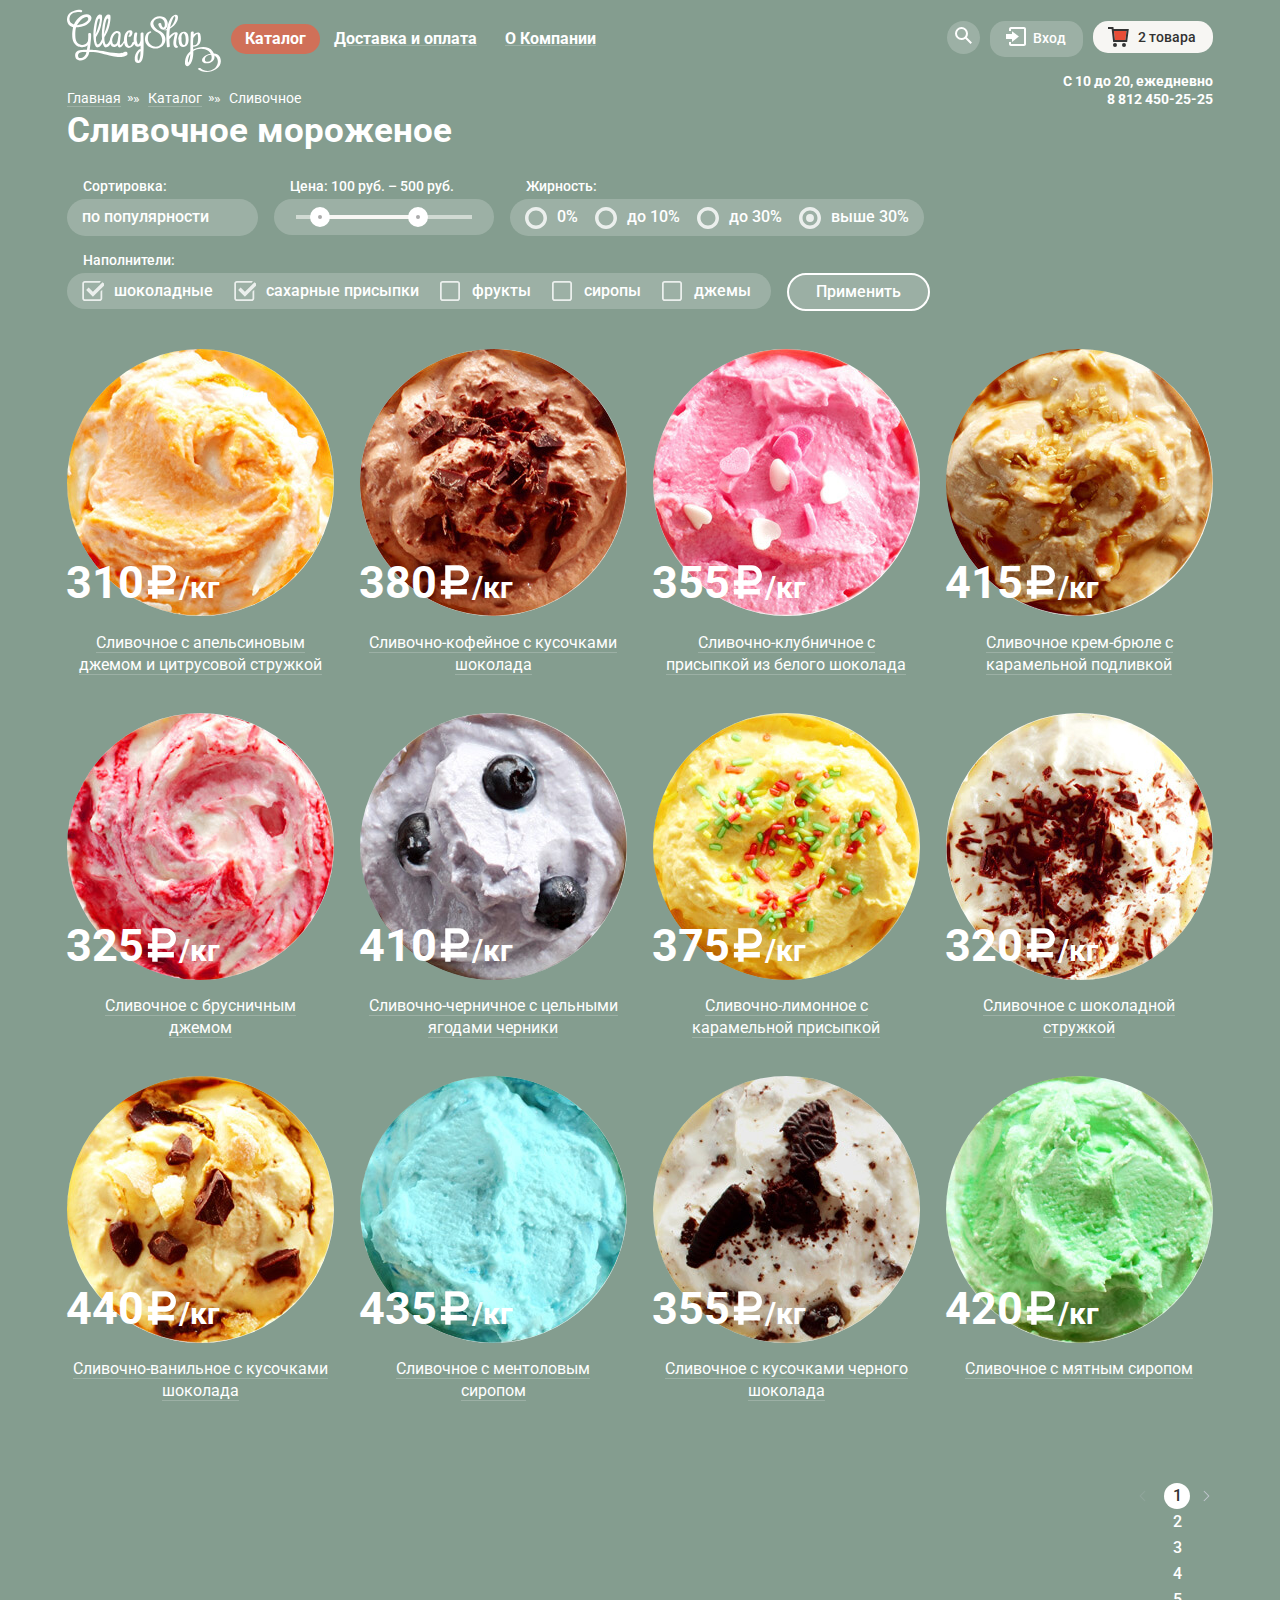
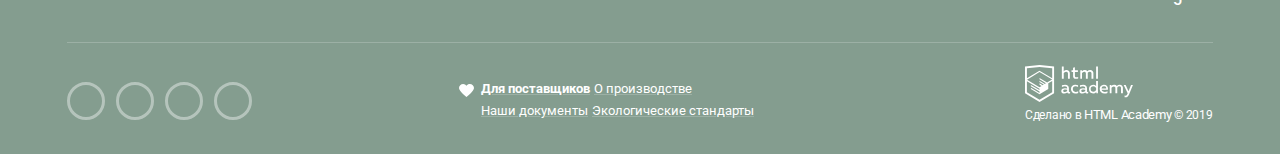
<file: catalog.html>
<!DOCTYPE html>
<html lang="ru">
<head>
	<meta charset="UTF-8">
	<title>Каталог магазина "Ice Cream"</title>
	<link href="https://fonts.googleapis.com/css?family=Roboto:400,500,700" rel="stylesheet">
	<link rel="stylesheet" href="css/normalize.css">
	<link rel="stylesheet" href="css/style.css">
</head>
<body>
  <header class="main-header container">
    <nav class="main-navigation">
      <a href="index.html" class="main-header-logo">
        <img src="img/svg-gllacy/logo.svg" width="154" height="63" alt="Логотип магазина мороженого Ice Cream">
      </a>
      <ul class="site-navigation">
        <li><a class="main-navigation-current" href="catalog.html"><span>Каталог</span></a>
          <ul class="navigation-drop-down">
            <li><a class="new-menu" href="new.html">Новинки</a></li>
            <li><a class="drop-down-item" href="creamy.html">Сливочное</a></li>
            <li class="current-drop-down"><a class="drop-down-item" href="sherbet.html">Щербеты</a></li>
            <li><a class="drop-down-item" href="fruit-ice.html">Фруктовый лед</a></li>
            <li><a class="drop-down-item" href="melorin.html">Мелорин</a></li>
          </ul>
        </li>
        <li><a class="navigation-item" href="delivery.html"><span>Доставка и оплата</span></a></li>
        <li><a class="navigation-item" href="company.html"><span>О Компании</span></a></li>
      </ul>
      <div class="user-wrapper">
        <div class="user-navigation navigation-search">
          <a href="search.html">
            <span class="search-img" aria-label="Поиск по сайту">
              <svg xmlns="http://www.w3.org/2000/svg" xmlns:xlink="http://www.w3.org/1999/xlink" width="17" height="17" viewBox="0 0 17 17"><path fill="#fff" d="M16.958 15.527L11.75 10.32A6.455 6.455 0 0 0 13 6.5 6.5 6.5 0 1 0 6.5 13a6.465 6.465 0 0 0 3.839-1.263l5.205 5.204 1.414-1.414zM6.5 11C4.019 11 2 8.981 2 6.5S4.019 2 6.5 2 11 4.019 11 6.5 8.981 11 6.5 11z"/></svg>
            </span>
          </a>
          <div class="search-form">
            <form action="search.html" method="get">
              <label for="search" class="visually-hidden">Строка поиска по сайту</label>
              <input type="search" name="search" id="search" placeholder="Что ищем?" class="search-field">
            </form>
          </div>
        </div>
        <div class="entrance">
          <ul class="user-navigation">
            <li class="login-link">
              <a href="entrance.html" aria-label="Зарегистрироваться на сайте">
                <span class="entrance-img">
                  <svg xmlns="http://www.w3.org/2000/svg" xmlns:xlink="http://www.w3.org/1999/xlink" width="21" height="19" viewBox="0 0 21 19"><g fill="#fff"><path d="M6 14.875L12.917 9.5 6 4.125v2.917H-.042v4.917H6z"/><path d="M18 0H5C3.9 0 3 .9 3 2v2h2V2h13v15H5v-2H3v2c0 1.1.9 2 2 2h13c1.1 0 2-.9 2-2V2c0-1.1-.9-2-2-2z"/></g></svg>
                </span>
                <span class="entrance-text">Вход</span>
              </a>
            </li>
          </ul>
          <form action="entrance.html" method="post" class="entrance-form">
            <label for="email" class="visually-hidden">Введите email для регистрации на сайте</label>
            <input type="email" name="email" id="email" required placeholder="Электронная почта" class="email-field"><br>
            <label for="password" class="visually-hidden">Введите пароль для регистрации на сайте</label>
            <input type="password" name="password" id="password" required placeholder="Пароль" class="password-field"><br>
            <button type="submit" class="button entrance-btn">Войти</button>
            <div class="info-user">
              <a href="password-reminder.html" class="password-reminder">Забыли пароль?</a>
              <a href="new-registration.html" class="new-registration">Новая регистрация</a>
            </div>
          </form>
        </div>
        <ul class="basket-box">
          <li class="basket full-basket">
            <a href="cart.html" aria-label="Корзина для товаров">2 товара</a>
          </li>
        </ul>
      </div>
    </nav>
    <p class="main-info">С 10 до 20, ежедневно<br> <span>8 812 450-25-25</span></p>
  </header>
  <main class="main-catalog container">
  	<ul class="breadcrumbs">
      <li class="breadcrumbs-item"><a href="index.html">Главная</a><span class="span">&raquo;</span></li>
      <li class="breadcrumbs-item"><a href="catalog.html">Каталог</a><span>&raquo;</span></li>
      <li class="breadcrumbs-current">Сливочное</li>
  	</ul>
  	<h1 class="page-title">Сливочное мороженое</h1>
  	<section class="sorting">
  		<h2 class="visually-hidden">Сортировка, выбор мороженого</h2>
  		<form action="sorting.html" method="get">
        <div class="sorting-box">
    			<fieldset class="sorting-popular">
    				<legend class="sorting-name">Сортировка:</legend>
      			<select name="sorting-list" class="sorting-list">
            	<option value="по популярности" class="sorting-option">по популярности</option>
            	<option value="сначала недорогие">сначала недорогие</option>
            	<option value="сначала дорогие">сначала дорогие</option>
            	<option value="по жирности">по жирности</option>
          	</select>
        	</fieldset>
        	<fieldset class="price-money">
    				<legend class="price-name">Цена: 100 руб. &#8211; 500 руб.</legend>
    				<div class="range-controls">
              <div class="scale">
                <div class="bar" style="margin-left: 10%; width: 60%"></div>
              </div>
              <div class="toggle toggle-min" tabindex="0"></div>
              <div class="toggle toggle-max" tabindex="0"></div>
            </div>
    			</fieldset>
    			<fieldset class="fatty-percent">
    				<legend class="fatty">Жирность:</legend>
    				<ul class="fatty-list">
    					<li class="fatty-radio">
    						<input class="filter-percent visually-hidden" type="radio" name="filter-fatty" value="0%" id="filter-0" checked>
    						<label for="filter-0"><span>0%</span></label>
    					</li>
    					<li class="fatty-radio">
    						<input class="filter-percent visually-hidden" type="radio" name="filter-fatty" value="до 10%" id="filter-10" checked>
    						<label for="filter-10"><span>до 10%</span></label>
    					</li>
    					<li class="fatty-radio">
    						<input class="filter-percent visually-hidden" type="radio" name="filter-fatty" value="до 30%" id="filter-30" checked>
    						<label for="filter-30"><span>до 30%</span></label>
    					</li>
    					<li class="fatty-radio">
    						<input class="filter-percent visually-hidden" type="radio" name="filter-fatty" value="выше 30%" id="filter-31" checked>
    						<label for="filter-31"><span>выше 30%</span></label>
    					</li>
    				</ul>
    			</fieldset>
        </div>
        <div class="sorting-box">
    			<fieldset class="sorting-filler">
    				<legend class="filler">Наполнители:</legend>
    				<ul class="filter-item">
    					<li class="filter-option">
    						<input class="filter-filler visually-hidden" type="checkbox" name="chocolate" id="filter-chocolate" checked>
    						<label for="filter-chocolate">шоколадные</label>
    					</li>
    					<li class="filter-option">
    						<input class="filter-filler visually-hidden" type="checkbox" name="sugar" id="filter-sugar" checked>
    						<label for="filter-sugar">сахарные присыпки</label>
    					</li>
    					<li class="filter-option">
    						<input class="filter-filler visually-hidden" type="checkbox" name="fruit" id="filter-fruit">
    						<label for="filter-fruit">фрукты</label>
    					</li>
    					<li class="filter-option">
    						<input class="filter-filler visually-hidden" type="checkbox" name="syrup" id="filter-syrup">
    						<label for="filter-syrup">сиропы</label>
    					</li>
    					<li class="filter-option">
    						<input class="filter-filler visually-hidden" type="checkbox" name="jam" id="filter-jam">
    						<label for="filter-jam">джемы</label>
    					</li>
    				</ul>
    			</fieldset>
          <div class="filter-box">
    			   <button type="submit" class="filter-button">Применить</button>
          </div>
        </div>
  		</form>
  	</section>
  	<section class="cream-catalog product-ice">
  		<h2 class="visually-hidden">Каталог сливочного мороженого</h2>
  		<ul class="cream-list product-list">
  			<li class="product-item">
  				<img src="img/ice-1.jpg" width="267" height="267" alt="Сливочное с апельсиновым джемом и цитрусовой стружкой">
  				<b class="cream-price">310 <span class="kilo">/кг</span></b>
          <div class="cream-wrapper">
    				<a href="orange-ice.html" class="cream-description">Сливочное с апельсиновым джемом и цитрусовой стружкой</a>
          </div>
          <div class="cream-button">
            <button type="button" class="button catalog-btn">Быстрый просмотр</button>
          </div>
  			</li>
  			<li class="product-item">
  				<img src="img/ice-2.jpg" width="267" height="267" alt="Сливочно-кофейное с кусочками шоколада">
          <b class="cream-price">380 <span class="kilo">/кг</span></b>
          <div class="cream-wrapper">
            <a href="orange-ice.html" class="cream-description">Сливочно-кофейное с кусочками шоколада</a>
          </div>
          <div class="cream-button">
            <button type="button" class="button catalog-btn">Быстрый просмотр</button>
          </div>
  			</li>
  			<li class="product-item">
  				<img src="img/ice-3.jpg" width="267" height="267" alt="Сливочно-клубничное с присыпкой из белого шоколада">
  				<b class="cream-price">355 <span class="kilo">/кг</span></b>
          <div class="cream-wrapper">
    				<a href="strawberry-ice.html" class="cream-description">Сливочно-клубничное с присыпкой из белого шоколада</a>
          </div>
          <div class="cream-button">
            <button type="button" class="button catalog-btn">Быстрый просмотр</button>
          </div>
  			</li>
  			<li class="product-item">
  				<img src="img/ice-4.jpg" width="267" height="267" alt="Сливочное крем-брюле с карамельной подливкой">
  				<b class="cream-price">415 <span class="kilo">/кг</span></b>
          <div class="cream-wrapper">
    				<a href="brulee-ice.html" class="cream-description">Сливочное крем-брюле с карамельной подливкой</a>
          </div>
          <div class="cream-button">
            <button type="button" class="button catalog-btn">Быстрый просмотр</button>
          </div>
  			</li>
  			<li class="product-item">
  				<img src="img/ice-5.jpg" width="267" height="267" alt="Сливочное с брусничным джемом">
  				<b class="cream-price">325 <span class="kilo">/кг</span></b>
          <div class="cream-wrapper">
    				<a href="cowberryа-ice.html" class="cream-description">Сливочное с брусничным джемом</a>
          </div>
          <div class="cream-button">
            <button type="button" class="button catalog-btn">Быстрый просмотр</button>
          </div>
  			</li>
  			<li class="product-item">
  				<img src="img/ice-6.jpg" width="267" height="267" alt="Сливочно-черничное с цельными ягодами черники">
  				<b class="cream-price">410 <span class="kilo">/кг</span></b>
          <div class="cream-wrapper">
    				<a href="blueberries-ice.html" class="cream-description">Сливочно-черничное с цельными ягодами черники</a>
          </div>
          <div class="cream-button">
            <button type="button" class="button catalog-btn">Быстрый просмотр</button>
          </div>
  			</li>
  			<li class="product-item">
  				<img src="img/ice-7.jpg" width="267" height="267" alt="Сливочно-лимонное с карамельной присыпкой">
  				<b class="cream-price">375 <span class="kilo">/кг</span></b>
          <div class="cream-wrapper">
    				<a href="lemon-ice.html" class="cream-description">Сливочно-лимонное с карамельной присыпкой</a>
          </div>
          <div class="cream-button">
            <button type="button" class="button catalog-btn">Быстрый просмотр</button>
          </div>
  			</li>
  			<li class="product-item">
  				<img src="img/ice-8.jpg" width="267" height="267" alt="Сливочное с шоколадной стружкой">
  				<b class="cream-price">320 <span class="kilo">/кг</span></b>
          <div class="cream-wrapper">
    				<a href="chocolate-ice.html" class="cream-description">Сливочное с шоколадной стружкой</a>
          </div>
          <div class="cream-button">
            <button type="button" class="button catalog-btn">Быстрый просмотр</button>
          </div>
  			</li>
  			<li class="product-item">
  				<img src="img/ice-9.jpg" width="267" height="267" alt="Сливочно-ванильное с кусочками шоколада">
  				<b class="cream-price">440 <span class="kilo">/кг</span></b>
          <div class="cream-wrapper">
    				<a href="vanilla-ice.html" class="cream-description">Сливочно-ванильное с кусочками шоколада</a>
          </div>
          <div class="cream-button">
            <button type="button" class="button catalog-btn">Быстрый просмотр</button>
          </div>
  			</li>
  			<li class="product-item">
  				<img src="img/ice-10.jpg" width="267" height="267" alt="Сливочноe с ментоловым сиропом">
  				<b class="cream-price">435 <span class="kilo">/кг</span></b>
          <div class="cream-wrapper">
    				<a href="menthol-ice.html" class="cream-description">Сливочноe с ментоловым сиропом</a>
          </div>
          <div class="cream-button">
            <button type="button" class="button catalog-btn">Быстрый просмотр</button>
          </div>
  			</li>
  			<li class="product-item">
  				<img src="img/ice-11.jpg" width="267" height="267" alt="Сливочное с кусочками черного шоколада">
  				<b class="cream-price">355 <span class="kilo">/кг</span></b>
          <div class="cream-wrapper">
    				<a href="dark-chocolate-ice.html" class="cream-description">Сливочное с кусочками черного шоколада</a>
          </div>
          <div class="cream-button">
            <button type="button" class="button catalog-btn">Быстрый просмотр</button>
          </div>
  			</li>
  			<li class="product-item">
  				<img src="img/ice-12.jpg" width="267" height="267" alt="Сливочное с мятным сиропом">
  				<b class="cream-price">420 <span class="kilo">/кг</span></b>
          <div class="cream-wrapper">
    				<a href="mint-syrup-ice.html" class="cream-description">Сливочное с мятным сиропом</a>
          </div>
          <div class="cream-button">
            <button type="button" class="button catalog-btn">Быстрый просмотр</button>
          </div>
  			</li>
  		</ul>
			<ul class="pagination-list">
				<li class="prev pagination-item">
					<a href="#" class="backward switch-current"><span class="visually-hidden">Назад</span></a>
				</li>
				<li class="number pagination-item">
					<a class="pagination-current">1</a>
					<a class="number-link" href="#">2</a>
					<a class="number-link" href="#">3</a>
					<a class="number-link" href="#">4</a>
					<a class="number-link" href="#">5</a>
				</li>
				<li class="next pagination-item">
					<a href="#" class="forward"><span class="visually-hidden">Вперед</span></a>
				</li>
			</ul>
  	</section>
  </main>
  <footer class="main-footer footer-catalog">
    <div class="footer-wrapper container">
      <ul class="social-list">
        <li class="social-item">
          <a href="https://twitter.com/htmlacademy_ru" target="_blank" rel="noopener" aria-label="Мы в твиттере"></a>
        </li>
        <li class="social-item">
          <a href="https://www.instagram.com/htmlacademy" target="_blank" rel="noopener" aria-label="Мы в инстаграмм"></a>
        </li>
        <li class="social-item">
          <a href="https://www.facebook.com/htmlacademy" target="_blank" rel="noopener" aria-label="Мы в фейсбуке"></a>
        </li>
        <li class="social-item">
          <a href="https://vk.com/htmlacademy" target="_blank" rel="noopener" aria-label="Мы в вконтакте"></a>
        </li>
      </ul>
      <div class="documents-list">
        <div class="documents-box">
          <a class="documents-link documents-active" href="#"><span>Для поставщиков</span></a>
          <a class="documents-link" href="#">О производстве</a>
        </div>
        <div class="documents-box">
          <a class="documents-link" href="#">Наши документы</a>
          <a class="documents-link" href="#">Экологические стандарты</a>
        </div>
      </div>
      <div class="htmlacademy htmlacademy-catalog">
        <img src="img/svg-gllacy/logo-htmlacademy.svg" width="108" height="39" alt="">
        <p class="htmlacademy-info">Сделано в <a href="https://htmlacademy.ru">HTML Academy</a> &copy; 2019</p>
      </div>
    </div>
  </footer>
</body>
</html>
</file>
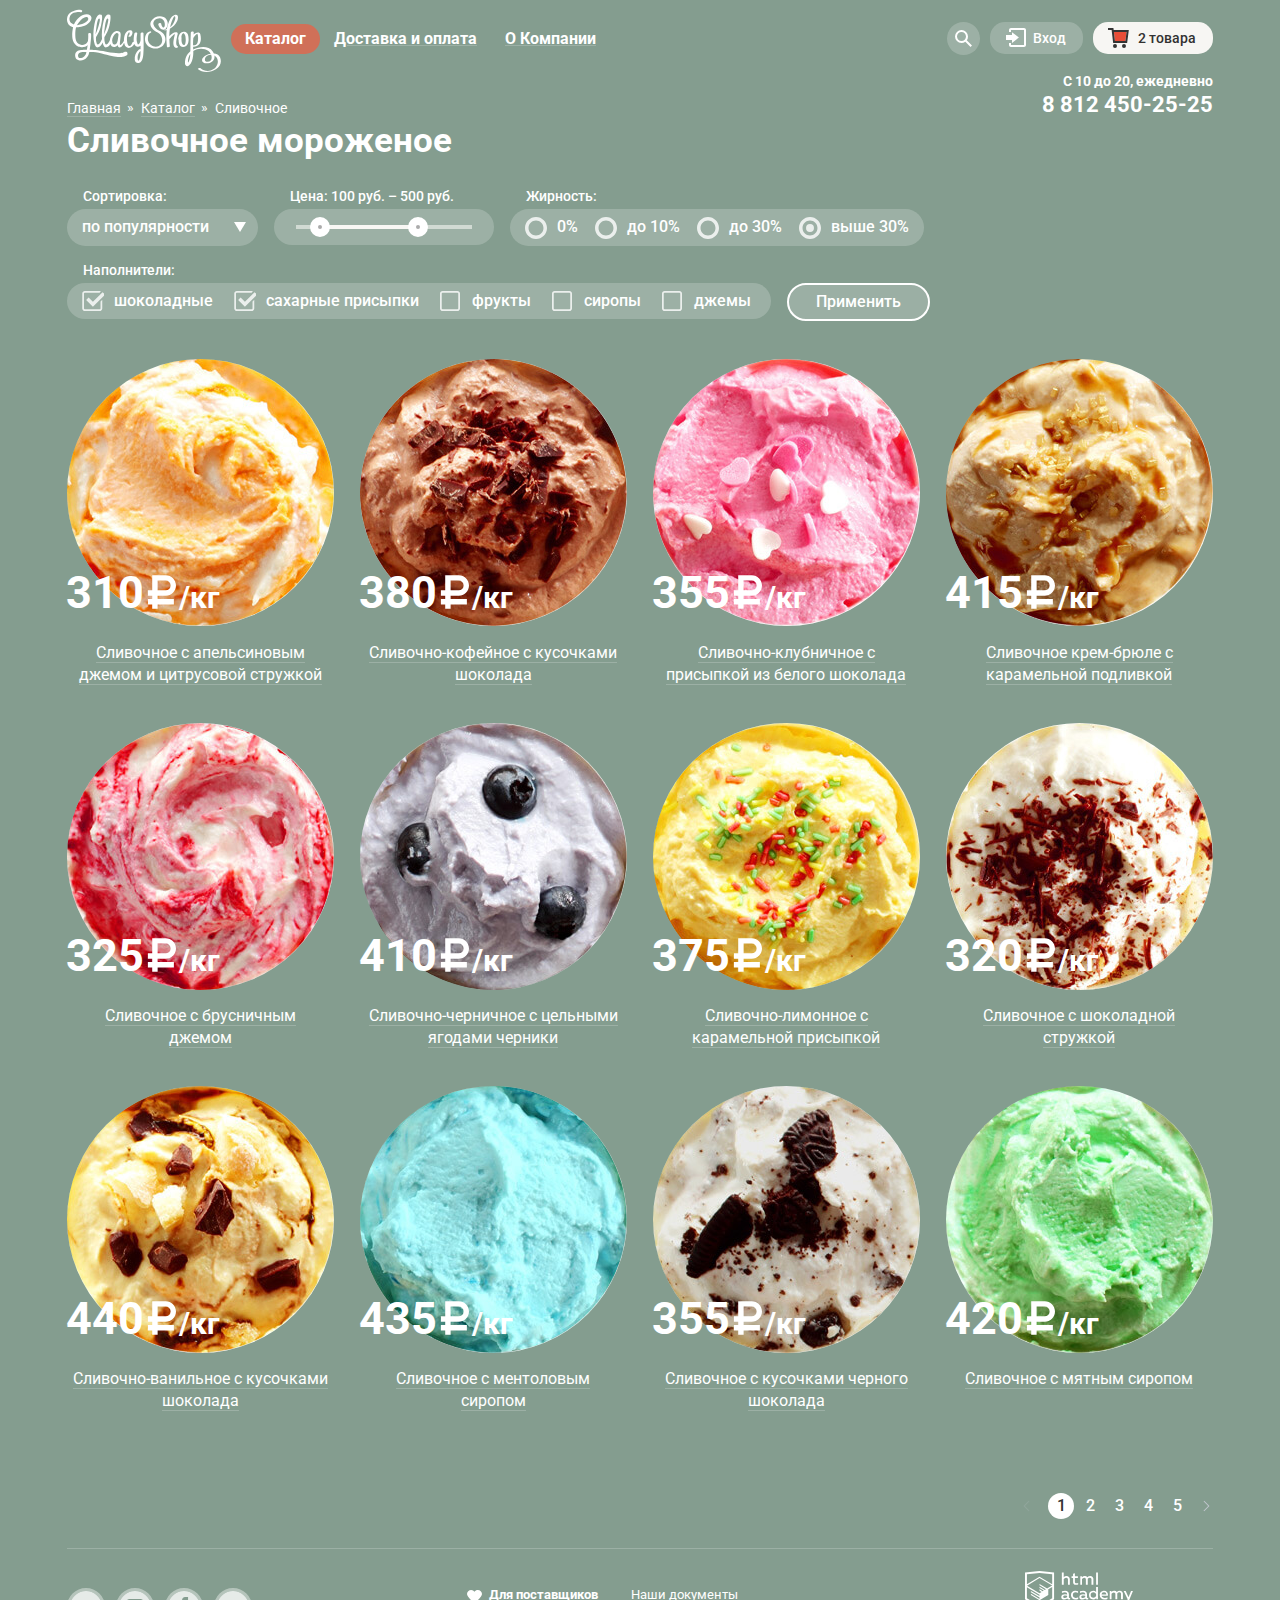
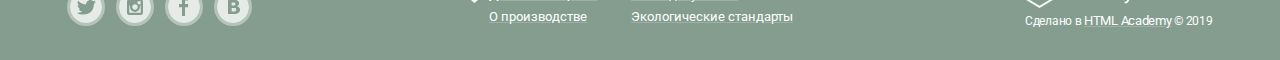
<file: gllacy-catalog.html>
<!DOCTYPE html>
<html lang="ru">
<head>
	<meta charset="UTF-8">
	<title>Каталог магазина "Ice Cream"</title>
	<link href="https://fonts.googleapis.com/css?family=Roboto:400,500,700" rel="stylesheet">
	<link rel="stylesheet" href="css/normalize.css">
	<link rel="stylesheet" href="css/style.css">
</head>
<body>
  <header class="main-header container">
    <nav class="main-navigation">
      <a href="index.html" class="main-header-logo">
        <img src="img/svg-gllacy/logo.svg" width="154" height="63" alt="Логотип магазина мороженого Ice Cream">
      </a>
      <ul class="site-navigation">
        <li><a class="main-navigation-current" href="catalog.html">Каталог</a>
          <ul class="navigation-drop-down">
            <li><a class="new-menu" href="new.html">Новинки</a></li>
            <li class="current-drop-down"><a class="drop-down-item">Сливочное</a></li>
            <li><a class="drop-down-item" href="sherbet.html">Щербеты</a></li>
            <li><a class="drop-down-item" href="creamy.html">Сливочное</a></li>
            <li><a class="drop-down-item" href="sherbet.html">Фруктовый лед</a></li>
          </ul>
        </li>
        <li><a class="navigation-item" href="delivery.html">Доставка и оплата</a></li>
        <li><a class="navigation-item" href="company.html">О Компании</a></li>
      </ul>
      <div class="user-wrapper">
        <div class="user-navigation navigation-search">
          <a href="search.html">
            <svg xmlns="http://www.w3.org/2000/svg" xmlns:xlink="http://www.w3.org/1999/xlink" width="17" height="17" viewBox="0 0 17 17"><path fill="#fff" d="M16.958 15.527L11.75 10.32A6.455 6.455 0 0 0 13 6.5 6.5 6.5 0 1 0 6.5 13a6.465 6.465 0 0 0 3.839-1.263l5.205 5.204 1.414-1.414zM6.5 11C4.019 11 2 8.981 2 6.5S4.019 2 6.5 2 11 4.019 11 6.5 8.981 11 6.5 11z"/></svg>
          </a>
          <form action="search.html" method="get" class="search-form">
            <label for="search" class="visually-hidden">Строка поиска по сайту</label>
            <input type="search" name="search" id="search" placeholder="Что ищем?" class="search-field">
          </form>
        </div>
        <ul class="user-navigation navigation-entrance">
          <li class="login-link">
            <a href="entrance.html" aria-label="Зарегистрироваться на сайте">
              <svg class="entrance-img" xmlns="http://www.w3.org/2000/svg" xmlns:xlink="http://www.w3.org/1999/xlink" width="21" height="19" viewBox="0 0 21 19"><g fill="#fff"><path d="M6 14.875L12.917 9.5 6 4.125v2.917H-.042v4.917H6z"/><path d="M18 0H5C3.9 0 3 .9 3 2v2h2V2h13v15H5v-2H3v2c0 1.1.9 2 2 2h13c1.1 0 2-.9 2-2V2c0-1.1-.9-2-2-2z"/></g></svg>
              <span class="entrance-text">Вход</span>
            </a>
            <form action="entrance.html" method="post" class="entrance-form">
              <label for="email" class="visually-hidden">Введите email для регистрации на сайте</label>
              <input type="email" name="email" id="email" required placeholder="Электронная почта" class="email-field"><br>
              <label for="password" class="visually-hidden">Введите пароль для регистрации на сайте</label>
              <input type="password" name="password" id="password" required placeholder="Пароль" class="password-field"><br>
              <button type="submit" class="button entrance-btn">Войти</button>
              <div class="info-user">
                <a href="password-reminder.html" class="password-reminder">Забыли пароль?</a>
                <a href="new-registration.html" class="new-registration">Новая регистрация</a>
              </div>
            </form>
          </li>
        </ul>
        <ul class="basket-box full-basket-catalog">
          <li class="basket full-basket">
            <a href="cart.html" aria-label="Корзина для товаров">2 товара</a>
            <div class="full-basket-wrapper">
              <ul class="full-basket-list">
                <li class="full-basket-item">
                  <button type="button" class="full-basket-close"><span class="visually-hidden">Кнопка - удалить товар из корзины</span></button>
                  <p class="full-basket-title full-basket-orange">Пломбир с апельсиновым джемом</p>
                  <p class="full-basket-weight">1.5 кг x 200 руб.</p>
                  <p class="full-basket-price">300 руб.</p>
                </li>
                <li class="full-basket-item">
                  <button type="button" class="full-basket-close"><span class="visually-hidden">Кнопка - удалить товар из корзины</span></button>
                  <p class="full-basket-title full-basket-strawberry">Клубничный пломбир с присыпкой из белого шоколада</p>
                  <p class="full-basket-weight">1.5 кг x 300 руб.</p>
                  <p class="full-basket-price">450 руб.</p>
                </li>
              </ul>
              <div class="full-basket-sale">
                <b class="total-price">Итого: 750 руб.</b>
                <a href="full-basket.html" class="button full-basket-btn">Оформить заказ</a>
              </div>
            </div>
          </li>
        </ul>
      </div>
    </nav>
    <p class="main-info">С 10 до 20, ежедневно <a href="tel:88124502525" class="main-number">8 812 450-25-25</a></p>
  </header>
  <main class="main-catalog">
    <div class="container">
    	<ul class="breadcrumbs">
        <li class="breadcrumbs-item"><a href="index.html">Главная</a></li>
        <li class="breadcrumbs-item"><a href="catalog.html">Каталог</a></li>
        <li class="breadcrumbs-current">Сливочное</li>
    	</ul>
    	<h1 class="page-title">Сливочное мороженое</h1>
    	<section class="sorting">
    		<h2 class="visually-hidden">Сортировка, выбор мороженого</h2>
    		<form action="sorting.html" method="get">
          <div class="sorting-box">
      			<fieldset class="sorting-popular">
      				<legend class="sorting-name">Сортировка:</legend>
              <div class="sorting-wrapper">
          			<select name="sorting-list" class="sorting-list">
                	<option value="по популярности" class="sorting-option">по популярности</option>
                	<option value="сначала недорогие">сначала недорогие</option>
                	<option value="сначала дорогие">сначала дорогие</option>
                	<option value="по жирности">по жирности</option>
              	</select>
              </div>
          	</fieldset>
          	<fieldset class="price-money">
      				<legend class="price-name">Цена: 100 руб. &#8211; 500 руб.</legend>
      				<div class="range-controls">
                <div class="scale">
                  <div class="bar" style="margin-left: 10%; width: 60%"></div>
                </div>
                <div class="toggle toggle-min" tabindex="0"></div>
                <div class="toggle toggle-max" tabindex="0"></div>
              </div>
      			</fieldset>
      			<fieldset class="fatty-percent">
      				<legend class="fatty">Жирность:</legend>
      				<ul class="fatty-list">
      					<li class="fatty-radio">
      						<input class="filter-percent visually-hidden" type="radio" name="filter-fatty" value="0%" id="filter-0" checked>
      						<label for="filter-0">0%</label>
      					</li>
      					<li class="fatty-radio">
      						<input class="filter-percent visually-hidden" type="radio" name="filter-fatty" value="до 10%" id="filter-10" checked>
      						<label for="filter-10">до 10%</label>
      					</li>
      					<li class="fatty-radio">
      						<input class="filter-percent visually-hidden" type="radio" name="filter-fatty" value="до 30%" id="filter-30" checked>
      						<label for="filter-30">до 30%</label>
      					</li>
      					<li class="fatty-radio">
      						<input class="filter-percent visually-hidden" type="radio" name="filter-fatty" value="выше 30%" id="filter-31" checked>
      						<label for="filter-31">выше 30%</label>
      					</li>
      				</ul>
      			</fieldset>
          </div>
          <div class="sorting-box">
      			<fieldset class="sorting-filler">
      				<legend class="filler">Наполнители:</legend>
      				<ul class="filter-item">
      					<li class="filter-option">
      						<input class="filter-filler visually-hidden" type="checkbox" name="chocolate" id="filter-chocolate" checked>
      						<label for="filter-chocolate">шоколадные</label>
      					</li>
      					<li class="filter-option">
      						<input class="filter-filler visually-hidden" type="checkbox" name="sugar" id="filter-sugar" checked>
      						<label for="filter-sugar">сахарные присыпки</label>
      					</li>
      					<li class="filter-option">
      						<input class="filter-filler visually-hidden" type="checkbox" name="fruit" id="filter-fruit">
      						<label for="filter-fruit">фрукты</label>
      					</li>
      					<li class="filter-option">
      						<input class="filter-filler visually-hidden" type="checkbox" name="syrup" id="filter-syrup">
      						<label for="filter-syrup">сиропы</label>
      					</li>
      					<li class="filter-option">
      						<input class="filter-filler visually-hidden" type="checkbox" name="jam" id="filter-jam">
      						<label for="filter-jam">джемы</label>
      					</li>
      				</ul>
      			</fieldset>
      			<button type="submit" class="filter-button">Применить</button>
          </div>
    		</form>
    	</section>
    </div>
  	<section class="cream-catalog product-ice">
      <div class="cream-catalog-wrapper container">
    		<h2 class="visually-hidden">Каталог сливочного мороженого</h2>
    		<ul class="cream-list product-list">
    			<li class="product-item">
            <div class="product-box">
      				<img src="img/ice-1.jpg" width="267" height="267" alt="Сливочное с апельсиновым джемом и цитрусовой стружкой">
      				<b class="cream-price">310 <span class="kilo">/кг</span></b>
              <div class="cream-wrapper">
        				<a href="orange-ice.html" class="cream-description">Сливочное с апельсиновым джемом и цитрусовой стружкой</a>
              </div>
              <div class="cream-button">
                <a href="view-orange.html" class="button catalog-btn">Быстрый просмотр</a>
              </div>
            </div>
    			</li>
    			<li class="product-item">
            <div class="product-box">
      				<img src="img/ice-2.jpg" width="267" height="267" alt="Сливочно-кофейное с кусочками шоколада">
              <b class="cream-price">380 <span class="kilo">/кг</span></b>
              <div class="cream-wrapper">
                <a href="coffee-ice.html" class="cream-description">Сливочно-кофейное с кусочками шоколада</a>
              </div>
              <div class="cream-button">
                <a href="view-coffee.html" class="button catalog-btn">Быстрый просмотр</a>
              </div>
            </div>
    			</li>
    			<li class="product-item">
            <div class="product-box">
      				<img src="img/ice-3.jpg" width="267" height="267" alt="Сливочно-клубничное с присыпкой из белого шоколада">
      				<b class="cream-price">355 <span class="kilo">/кг</span></b>
              <div class="cream-wrapper">
        				<a href="strawberry-ice.html" class="cream-description">Сливочно-клубничное с присыпкой из белого шоколада</a>
              </div>
              <div class="cream-button">
                <a href="view-strawberry.html" class="button catalog-btn">Быстрый просмотр</a>
              </div>
            </div>
    			</li>
    			<li class="product-item">
            <div class="product-box">
      				<img src="img/ice-4.jpg" width="267" height="267" alt="Сливочное крем-брюле с карамельной подливкой">
      				<b class="cream-price">415 <span class="kilo">/кг</span></b>
              <div class="cream-wrapper">
        				<a href="brulee-ice.html" class="cream-description">Сливочное крем-брюле с карамельной подливкой</a>
              </div>
              <div class="cream-button">
                <a href="view-brulee.html" class="button catalog-btn">Быстрый просмотр</a>
              </div>
            </div>
    			</li>
    			<li class="product-item">
            <div class="product-box">
      				<img src="img/ice-5.jpg" width="267" height="267" alt="Сливочное с брусничным джемом">
      				<b class="cream-price">325 <span class="kilo">/кг</span></b>
              <div class="cream-wrapper">
        				<a href="cowberryа-ice.html" class="cream-description">Сливочное с брусничным джемом</a>
              </div>
              <div class="cream-button">
                <a href="view-cowberryа.html" class="button catalog-btn">Быстрый просмотр</a>
              </div>
            </div>
    			</li>
    			<li class="product-item">
            <div class="product-box">
      				<img src="img/ice-6.jpg" width="267" height="267" alt="Сливочно-черничное с цельными ягодами черники">
      				<b class="cream-price">410 <span class="kilo">/кг</span></b>
              <div class="cream-wrapper">
        				<a href="blueberries-ice.html" class="cream-description">Сливочно-черничное с цельными ягодами черники</a>
              </div>
              <div class="cream-button">
                <a href="view-blueberries.html" class="button catalog-btn">Быстрый просмотр</a>
              </div>
            </div>
    			</li>
    			<li class="product-item">
            <div class="product-box">
      				<img src="img/ice-7.jpg" width="267" height="267" alt="Сливочно-лимонное с карамельной присыпкой">
      				<b class="cream-price">375 <span class="kilo">/кг</span></b>
              <div class="cream-wrapper">
        				<a href="lemon-ice.html" class="cream-description">Сливочно-лимонное с карамельной присыпкой</a>
              </div>
              <div class="cream-button">
                <a href="view-lemon.html" class="button catalog-btn">Быстрый просмотр</a>
              </div>
            </div>
    			</li>
    			<li class="product-item">
            <div class="product-box">
      				<img src="img/ice-8.jpg" width="267" height="267" alt="Сливочное с шоколадной стружкой">
      				<b class="cream-price">320 <span class="kilo">/кг</span></b>
              <div class="cream-wrapper">
        				<a href="chocolate-ice.html" class="cream-description">Сливочное с шоколадной стружкой</a>
              </div>
              <div class="cream-button">
                <a href="view-chocolate.html" class="button catalog-btn">Быстрый просмотр</a>
              </div>
            </div>
    			</li>
    			<li class="product-item">
            <div class="product-box">
      				<img src="img/ice-9.jpg" width="267" height="267" alt="Сливочно-ванильное с кусочками шоколада">
      				<b class="cream-price">440 <span class="kilo">/кг</span></b>
              <div class="cream-wrapper">
        				<a href="vanilla-ice.html" class="cream-description">Сливочно-ванильное с кусочками шоколада</a>
              </div>
              <div class="cream-button">
                <a href="view-vanilla.html" class="button catalog-btn">Быстрый просмотр</a>
              </div>
            </div>
    			</li>
    			<li class="product-item">
            <div class="product-box">
      				<img src="img/ice-10.jpg" width="267" height="267" alt="Сливочноe с ментоловым сиропом">
      				<b class="cream-price">435 <span class="kilo">/кг</span></b>
              <div class="cream-wrapper">
        				<a href="menthol-ice.html" class="cream-description">Сливочноe с ментоловым сиропом</a>
              </div>
              <div class="cream-button">
                <a href="view-menthol.html" class="button catalog-btn">Быстрый просмотр</a>
              </div>
            </div>
    			</li>
    			<li class="product-item">
            <div class="product-box">
      				<img src="img/ice-11.jpg" width="267" height="267" alt="Сливочное с кусочками черного шоколада">
      				<b class="cream-price">355 <span class="kilo">/кг</span></b>
              <div class="cream-wrapper">
        				<a href="dark-chocolate-ice.html" class="cream-description">Сливочное с кусочками черного шоколада</a>
              </div>
              <div class="cream-button">
                <a href="view-menthol.html" class="button catalog-btn">Быстрый просмотр</a>
              </div>
            </div>
    			</li>
    			<li class="product-item">
            <div class="product-box">
      				<img src="img/ice-12.jpg" width="267" height="267" alt="Сливочное с мятным сиропом">
      				<b class="cream-price">420 <span class="kilo">/кг</span></b>
              <div class="cream-wrapper">
        				<a href="mint-syrup-ice.html" class="cream-description">Сливочное с мятным сиропом</a>
              </div>
              <div class="cream-button">
                <a href="mint-syrup.html" class="button catalog-btn">Быстрый просмотр</a>
              </div>
            </div>
    			</li>
    		</ul>
  			<ul class="pagination-list">
  				<li class="prev pagination-item">
  					<a href="#" class="backward switch-current" aria-label="Назад"></a>
  				</li>
  				<li class="number pagination-item">
  					<a class="pagination-current">1</a>
          </li>
          <li class="number pagination-item">
  					<a class="number-link" href="#">2</a>
          </li>
          <li class="number pagination-item">
  					<a class="number-link" href="#">3</a>
          </li>
          <li class="number pagination-item">
  					<a class="number-link" href="#">4</a>
          </li>
          <li class="number pagination-item">
  					<a class="number-link" href="#">5</a>
          </li>
  				<li class="next pagination-item">
  					<a href="#" class="forward" aria-label="Вперед"></a>
  				</li>
  			</ul>
      </div>
  	</section>
  </main>
  <footer class="main-footer footer-catalog">
    <div class="footer-wrapper container">
      <ul class="social-list">
          <li class="social-item">
            <a href="https://twitter.com/htmlacademy_ru" target="_blank" rel="noopener" aria-label="Мы в твиттере">
              <img src="img/svg-gllacy/twitter.svg" width="32" height="32" alt="Твиттер">
            </a>
          </li>
          <li class="social-item">
            <a href="https://www.instagram.com/htmlacademy" target="_blank" rel="noopener" aria-label="Мы в инстаграмм">
              <img src="img/svg-gllacy/instagram.svg" width="32" height="32" alt="Инстаграмм">
            </a>
          </li>
          <li class="social-item">
            <a href="https://www.facebook.com/htmlacademy" target="_blank" rel="noopener" aria-label="Мы в фейсбуке">
              <img src="img/svg-gllacy/fb.svg" width="32" height="32" alt="Фейсбук">
            </a>
          </li>
          <li class="social-item">
            <a href="https://vk.com/htmlacademy" target="_blank" rel="noopener" aria-label="Мы в вконтакте">
              <img src="img/svg-gllacy/vk.svg" width="32" height="32" alt="Вконтакте">
            </a>
          </li>
        </ul>
      <ul class="documents-list">
        <li class="documents-item">
          <a href="provider.html" class="documents-link documents-active">Для поставщиков</a>
        </li>
        <li class="documents-item">
          <a href="document.html" class="documents-link">Наши документы</a>
        </li>
        <li class="documents-item">
          <a href="production.html" class="documents-link">О производстве</a>
        </li>
        <li class="documents-item">
          <a href="environmental.html" class="documents-link">Экологические стандарты</a>
        </li>
      </ul>
      <div class="htmlacademy htmlacademy-catalog">
        <img src="img/svg-gllacy/logo-htmlacademy.svg" width="108" height="39" alt="">
        <p class="htmlacademy-info">Сделано в <a href="https://htmlacademy.ru" class="htmlacademy-link">HTML Academy</a> &copy; 2019</p>
      </div>
    </div>
  </footer>
</body>
</html>
</file>
<file: css/style.css>
body {
  margin: 0;
  padding: 0;

  font-family: "Roboto", "Arial", sans-serif;
  font-weight: 400;
  font-size: 16px;

  color: #ffffff;
  background-color: #849d8f;
}

a {
  text-decoration: none;
}

img {
  max-width: 100%;
  height: auto;
}

.visually-hidden:not(:focus):not(:active),
input[type="checkbox"].visually-hidden,
input[type="radio"].visually-hidden {
  position: absolute;

  width: 1px;
  height: 1px;
  margin: -1px;
  border: 0;
  padding: 0;

  white-space: nowrap;

  -webkit-clip-path: inset(100%);

          clip-path: inset(100%);
  clip: rect(0 0 0 0);
  overflow: hidden;
}

.container {
  max-width: 1146px;
  padding: 0 27px;
  margin: 0 auto;
}

.main-catalog {
  position: relative;
  border-bottom: 1px solid transparent;
}

.main-catalog::after {
  content: "";
  position: absolute;
  bottom: 0;
  left: 50%;
  margin-left: -573px;
  width: 1146px;
  height: 1px;
  background-color: rgba(255, 255, 255, 0.2);
}

.site-wrapper {
  background-color: #849d8f;
  background-image: url("../img/slider-one.png");
  background-repeat: no-repeat;
  background-position: top center;

  -webkit-transition: background-image 0.5s ease, background-color 0.5s ease;

  -o-transition: background-image 0.5s ease, background-color 0.5s ease;

  transition: background-image 0.5s ease, background-color 0.5s ease;
}

.main-navigation {
  display: -webkit-box;
  display: -ms-flexbox;
  display: flex;
  -webkit-box-align: center;
  -ms-flex-align: center;
  align-items: center;
  width: 1146px;
}

.main-header-logo {
  margin-right: 10px;
  padding-top: 9px;
}

.site-navigation,
.navigation-drop-down,
.user-navigation,
.basket-box {
  margin: 0;
  padding: 0;
  list-style: none;
}

.site-navigation {
  display: -webkit-box;
  display: -ms-flexbox;
  display: flex;
  -ms-flex-wrap: wrap;
  flex-wrap: wrap;

  width: 710px;
}

.site-navigation a {
  display: block;
}

.site-navigation > li {
  position: relative;
  padding-top: 5px;
  padding-bottom: 5px;
}

.site-navigation > li > a {
  padding: 6px 14px;

  color: #ffffff;
  font-weight: 700;
}

.navigation-item {
  text-decoration: underline;
  -webkit-text-decoration-color: rgba(255, 255, 255, 0.2);
          text-decoration-color: rgba(255, 255, 255, 0.2);
}

.site-navigation li:hover .navigation-item,
.site-navigation .navigation-item:focus {
  color: #323232;
  border: none;
  background-color: #f7f6f3;
  border-radius: 15px;

  outline: none;
  text-decoration: none;
}

.site-navigation li:active .navigation-item {
  background-color: #ededed;
}

.site-navigation > li > a:active {
  -webkit-box-shadow: inset 0px 2px 1px 0px #696969;
  box-shadow: inset 0px 2px 1px 0px #696969;
}

.site-navigation > li:hover .navigation-drop-down,
.site-navigation .navigation-item:focus + .navigation-drop-down,
.site-navigation .main-navigation-current:focus + .navigation-drop-down {
  display: block;
}

.navigation-drop-down {
  position: absolute;
  z-index: 2000;
  top: 40px;
  left: -5px;
  width: 141px;
  padding-bottom: 7px;
  display: none;
  background-color: #f8f7f4;
  border-radius: 5px;
  -webkit-box-shadow: 0px 20px 20px 0px rgba(0, 0, 0, 0.4);
  box-shadow: 0px 20px 20px 0px rgba(0, 0, 0, 0.4);
}

.navigation-drop-down li::before {
  content: "";
  position: absolute;
  bottom: 0;
  left: 6px;
  width: 128px;
  height: 1px;
  background-color: #d1d0ce;
}

.navigation-drop-down a {
  display: block;
  font-size: 14px;
  color: #323232;
  border: none;
}

.navigation-drop-down li:not(:first-child) {
  min-height: 30px;
  line-height: 28px;
}

.drop-down-item {
  padding-top: 4px;
  padding-left: 19px;
}

.current-drop-down {
  background-color: #d07058;
}

.current-drop-down a {
  color: #ffffff;
}

.new-menu {
  font-weight: 700;
  padding: 11px 0 11px 19px;
}

.new-menu::before {
  content: "";
  position: absolute;
  top: 37px;
  left: 6px;
  width: 128px;
  height: 1px;
  background-color: #d1d0ce;
}

.navigation-drop-down li:hover:first-child,
.navigation-drop-down li:first-child a:focus {
  border-radius: 5px 5px 0 0;
}

.navigation-drop-down li:not(.current-drop-down):hover,
.navigation-drop-down li:not(.current-drop-down) a:focus {
  background-color: #fbded7;
  outline: none;
}

.navigation-drop-down li:not(.current-drop-down) a:active {
  background-color: #f6b5a5;
}

.user-wrapper {
  display: -webkit-box;
  display: -ms-flexbox;
  display: flex;
  -ms-flex-wrap: wrap;
  flex-wrap: wrap;
  -webkit-box-pack: end;
  -ms-flex-pack: end;
  justify-content: flex-end;
  margin-left: auto;
  min-width: 245px;
}

.entrance-text,
.basket a,
.navigation-search a {
  display: block;
  font-size: 14px;
  line-height: 16px;
  font-weight: 500;
  color: #ffffff;
}

.entrance-text {
  padding-left: 6px;
}

.user-navigation {
  margin-right: 10px;
}

.navigation-search a {
  display: -webkit-box;
  display: -ms-flexbox;
  display: flex;
  -webkit-box-pack: center;
  -ms-flex-pack: center;
  justify-content: center;
  width: 33px;
  height: 33px;

  -webkit-box-align: center;

  -ms-flex-align: center;

  align-items: center;
  background-color: rgba(255, 255, 255, 0.2);
  border-radius: 50%;
}

.navigation-search,
.user-navigation,
.login-link {
  position: relative;
}

.navigation-search,
.login-link,
.basket {
  padding-top: 5px;
  padding-bottom: 5px;
}

.search-form,
.entrance-form {
  position: absolute;
  z-index: 2000;
  display: none;
  width: 341px;
  min-height: 84px;
  line-height: 84px;
  top: 43px;
  right: 0;
  text-align: center;
  border-radius: 5px;
  background-color: #f8f7f4;
  -webkit-box-sizing: border-box;
  box-sizing: border-box;
  -webkit-box-shadow: 0px 20px 20px 0px rgba(0, 0, 0, 0.4);
  box-shadow: 0px 20px 20px 0px rgba(0, 0, 0, 0.4);
}

.entrance-form {
  width: 277px;
  min-height: 214px;
  right: 10px;
  padding: 20px 19px;

  line-height: 24px;
}

.entrance-form .entrance-btn {
  padding: 10px 24px;
  padding-top: 11px;

  font-size: 18px;
  line-height: 24px;
}

.search-field,
.email-field,
.password-field {
  display: inline-block;
  width: 311px;
  padding: 13px 12px;

  vertical-align: middle;
  border: 1px solid #d3d3d2;
  border-radius: 5px;
  -webkit-box-sizing: border-box;
  box-sizing: border-box;
  font-size: 14px;
}

.email-field,
.password-field {
  width: 241px;
  margin-bottom: 20px;
}

.search-field::-webkit-input-placeholder,
.email-field::-webkit-input-placeholder,
.password-field::-webkit-input-placeholder {
  color: #999999;
}

.info-user {
  display: inline-block;
  width: 120px;
  margin-left: 15px;

  text-align: left;
  vertical-align: middle;
}

.info-user a {
  color: #323232;
  font-size: 13px;
  
  text-decoration: underline;
  -webkit-text-decoration-color: rgba(50, 50, 50, 0.3);
          text-decoration-color: rgba(50, 50, 50, 0.3);
}

.info-user a:hover,
.info-user a:focus,
.info-user a:active {
  color: #ffbc9e;
  -webkit-text-decoration-color: rgba(255, 188, 158, 0.3);
          text-decoration-color: rgba(255, 188, 158, 0.3);
}

.navigation-search:hover .search-form,
.navigation-entrance:hover .entrance-form,
.navigation-search > a:focus + .search-form,
.login-link > a:focus + .entrance-form {
  display: block;
  color: #323232;
  font-size: 13px;

  border-bottom: 1px solid #adacaa;
}

.main-navigation-current {
  padding: 6px 14px;

  background-color: #d07058;
  border-radius: 15px;
}

.site-navigation .main-navigation-current:hover,
.site-navigation .main-navigation-current:focus {
  background-color: #d07058;
  border-radius: 15px;

  color: #ffffff;
  cursor: default;
}

.site-navigation .main-navigation-current:focus {
  outline: 1px dotted #ffffff;
}

.login-link > a,
.basket a {
  position: relative;
  display: -webkit-box;
  display: -ms-flexbox;
  display: flex;
  -webkit-box-align: center;
  -ms-flex-align: center;
  align-items: center;

  padding: 6px 17px 7px 16px;

  background-color: rgba(255, 255, 255, 0.2);
  border-radius: 15px;
}

.navigation-entrance .login-link:hover > a,
.login-link > a:focus,
.navigation-search:hover a,
.user-navigation > a:focus {
  background-color: #f8f7f4;

  outline: none;
}

.empty-basket a {
  padding-left: 45px;
  padding-top: 8px;
  padding-bottom: 8px;
  background-image: url("../img/svg-gllacy/basket.svg");
  background-repeat: no-repeat;
  background-position: 15px 50%;
}

.empty-basket a:focus {
  outline: 1px dotted rgba(255, 255, 255, 0.2);
}

.login-link:hover .entrance-text,
.login-link > a:focus .entrance-text {
  color: #323232;
}

.login-link:hover > a path,
.login-link > a:focus path,
.navigation-search:hover a path,
.user-navigation a:focus path {
  fill: #323232;
}

.basket-box  .full-basket > a {
  padding: 8px 17px 8px 45px;

  color: #323232;
  background-color: #f7f6f3;
  background-image: url("../img/svg-gllacy/basket-red.svg");
  background-repeat: no-repeat;
  background-position: 15px center;
}

.basket-box .full-basket {
  position: relative;
}

.full-basket-wrapper {
  position: absolute;
  z-index: 3000;
  display: none;
  width: 539px;
  top: 43px;
  right: 0;

  background-color: #f8f7f4;
  border-radius: 5px;
  color: #323232;
  font-size: 13px;
  line-height: 16px;
  -webkit-box-shadow: 0px 20px 20px 0px rgba(0, 0, 0, 0.4);
  box-shadow: 0px 20px 20px 0px rgba(0, 0, 0, 0.4);
}

.full-basket:hover .full-basket-wrapper,
.full-basket a:focus + .full-basket-wrapper {
  display: block;
}

.full-basket-list {
  position: relative;
  margin: 0;
  padding: 0;
  padding-bottom: 9px;
  
  list-style: none;
}

.full-basket-item {
  position: relative;
  display: -webkit-box;
  display: -ms-flexbox;
  display: flex;
  -ms-flex-wrap: wrap;
  flex-wrap: wrap;
}

.full-basket-close {
  position: relative;
  top: 30px;
  right: -20px;
  padding: 0;
  border: none;
  width: 15px;
  height: 15px;
  background-color: transparent;
  cursor: pointer;
}

.full-basket-close::before, 
.full-basket-close::after {
  content: "";
  position: absolute;
  top: 0;
  width: 1px;
  height: 15px;
  background-color: #231f20;
}

.full-basket-close::before {
  -webkit-transform: rotate(45deg);
  -ms-transform: rotate(45deg);
  transform: rotate(45deg);
}

.full-basket-close::after {
  -webkit-transform: rotate(-45deg);
  -ms-transform: rotate(-45deg);
  transform: rotate(-45deg);
}

.full-basket-title {
  position: relative;
  margin: 29px 0 8px 72px;
  width: 220px;
}

.full-basket-title::before {
  content: "";
  position: absolute;
  top: -10px;
  left: -45px;
  width: 33px;
  height: 33px;
  
  background-repeat: no-repeat;
  background-size: 33px;
  border-radius: 50%;
}

.full-basket-orange::before {
  background-image: url("../img/ice-1.jpg");
}

.full-basket-strawberry::before {
  background-image: url("../img/ice-3.jpg");
}

.full-basket-list::after {
  content: "";
  position: absolute;
  bottom: 0;
  width: 510px;
  left: 14px;
  height: 1px;
  background-color: #cacac7;
}

.full-basket-weight,
.full-basket-price {
  margin: 0;
  margin-left: 27px;
  margin-top: 29px;
}

.full-basket-sale {
  display: -webkit-box;
  display: -ms-flexbox;
  display: flex;
  -ms-flex-wrap: wrap;
      flex-wrap: wrap;
  -webkit-box-orient: vertical;
  -webkit-box-direction: normal;
      -ms-flex-direction: column;
          flex-direction: column;
  -webkit-box-align: end;
      -ms-flex-align: end;
          align-items: flex-end;
  margin-top: 14px;
  padding-right: 14px;
  margin-bottom: 20px;
}

.total-price {
  margin-bottom: 14px;

  font-size: 15px;
  line-height: 18px;
}

.full-basket-sale .full-basket-btn {
  padding: 9px 14px;

  font-size: 18px;
  line-height: 24px;
}

.full-basket > a {
  padding: 8px 17px 8px 45px;

  color: #323232;
  background-color: #f7f6f3;
  background-image: url("../img/svg-gllacy/basket-red.svg");
  background-repeat: no-repeat;
  background-position: 15px center;
}

.main-info {
  display: -webkit-box;
  display: -ms-flexbox;
  display: flex;
  -ms-flex-wrap: wrap;
  flex-wrap: wrap;
  -webkit-box-orient: vertical;
  -webkit-box-direction: normal;
  -ms-flex-direction: column;
  flex-direction: column;
  -webkit-box-align: end;
  -ms-flex-align: end;
  align-items: flex-end;
  width: 1146px;
  margin: 0;
  margin-top: -5px;
  margin-left: auto;

  font-weight: 700;
  font-size: 14px;
  line-height: 18px;
}

.main-number {
  margin-top: 2px;

  font-size: 22px;
  line-height: 26px;
  color: #ffffff;
}

/* ------- Slider -------- */

.slider {
  position: relative;

  padding-top: 275px;
  margin-bottom: 40px;

  text-align: center;
  color: #ffffff;
}

.slider-list {
  margin: 0;
  padding: 0;
  list-style: none;
}

.slide {
  display: none;
}

.site-wrapper::before,
.site-wrapper::after {
  content: "";

  visibility: hidden;
}

.site-wrapper::before {
  background-image: url("img/slider-item2.png");
}

.site-wrapper::after {
  background-image: url("img/slider-item3.png");
}

.slider-list {
  margin: 0;
  padding: 0;

  list-style: none;
}

.slide-title {
  width: 700px;
  margin: 0 auto;
  margin-bottom: 30px;

  font-size: 60px;
  line-height: 60px;
  font-weight: 800;
}

.button {
  display: inline-block;
  padding: 12px 44px;

  font-weight: 700;
  font-size: 31px;
  line-height: 41px;
  text-align: center;
  color: #ffffff;
  vertical-align: top;
  text-decoration: none;
  text-shadow: 0 2px 5px rgba(160, 32, 11, 0.76);

  background: #f26843;
  background: -webkit-gradient(linear, left top, left bottom, from(#f26843), to(#e74a35));
  background: -webkit-linear-gradient(top, #f26843 0%, #e74a35 100%);
  background: -o-linear-gradient(top, #f26843 0%, #e74a35 100%);
  background: linear-gradient(to bottom, #f26843 0%, #e74a35 100%);
  border-radius: 50px;
  -webkit-box-shadow: 0 2px 2px rgba(172, 16, 0, 0.64);
  box-shadow: 0 2px 2px rgba(172, 16, 0, 0.64);
  border: none;

  cursor: pointer;
}

.slide-button {
  letter-spacing: 0.5px;
  padding: 11px 42px;
}

.button:hover,
.button:focus {
  background: -webkit-gradient(linear, left top, left bottom, from(#f58669), to(#ec6f5e));
  background: -webkit-linear-gradient(top, #f58669 0%, #ec6f5e 100%);
  background: -o-linear-gradient(top, #f58669 0%, #ec6f5e 100%);
  background: linear-gradient(to bottom, #f58669 0%, #ec6f5e 100%);
  -webkit-box-shadow: 0 2px 2px rgba(172, 16, 0, 1);
  box-shadow: 0 2px 2px rgba(172, 16, 0, 1);
  outline: none;
}

.button:active {
  background: -webkit-gradient(linear, left top, left bottom, from(#d84732), to(#e1613e));
  background: -webkit-linear-gradient(top, #d84732 0%, #e1613e 100%);
  background: -o-linear-gradient(top, #d84732 0%, #e1613e 100%);
  background: linear-gradient(to bottom, #d84732 0%, #e1613e 100%);
  -webkit-box-shadow: inset 0 2px 2px rgba(172, 16, 0, 1);
  box-shadow: inset 0 2px 2px rgba(172, 16, 0, 1);
}

.slider-controls {
  position: absolute;
  bottom: 22px;
  left: 0;
  z-index: 200;

  font-size: 0;
}

.slider-controls label {
  display: inline-block;
  width: 17px;
  height: 17px;
  margin-right: 8px;

  vertical-align: top;

  background-color: transparent;
  border: 2px solid #ffffff;
  border-radius: 50%;
  cursor: pointer;
}

.slider-controls label:hover,
.slider-controls label:focus {
  outline: none;
  background-color: rgba(255, 255, 255, 0.4);
}

#product-1:checked ~ .site-wrapper {
  background-color: #849d8f;
  background-image: url("../img/slider-one.png");
}

#product-2:checked ~ .site-wrapper {
  background-color: #8996a6;
  background-image: url("../img/slider-two.png");
}

#product-3:checked ~ .site-wrapper {
  background-color: #9d8b84;
  background-image: url("../img/slider-three.png");
}

#product-1:checked ~ .site-wrapper #slide1,
#product-2:checked ~ .site-wrapper #slide2,
#product-3:checked ~ .site-wrapper #slide3 {
  display: block;
}

#product-1:checked ~ .site-wrapper label[for="product-1"],
#product-2:checked ~ .site-wrapper label[for="product-2"],
#product-3:checked ~ .site-wrapper label[for="product-3"] {
  background-color: #ffffff;
}

/* --------- Promo --------- */
.promo {
  display: -webkit-box;
  display: -ms-flexbox;
  display: flex;
  -ms-flex-wrap: wrap;
  flex-wrap: wrap;
  -webkit-box-pack: justify;
  -ms-flex-pack: justify;
  justify-content: space-between;
  width: 1146px;
  margin-bottom: 35px;
}

.promo-raspberry,
.promo-chocolate {
  display: -webkit-box;
  display: -ms-flexbox;
  display: flex;
  -webkit-box-orient: vertical;
  -webkit-box-direction: normal;
      -ms-flex-direction: column;
          flex-direction: column;
  width: 519px;
  padding: 14px 22px 24px 19px;

  background-position: center;

  border-top: 1px solid transparent;
  border-radius: 17px;
}

.button-promo {
  margin-left: auto;
}

.promo-raspberry {
  background-color: #631c2b;
  background-image: url("../img/promo-raspberries.jpg");
}

.promo-chocolate {
  background-color: #432a1f;
  background-image: url("../img/promo-chocolate.jpg");
}

.promo-caption {
  margin: 0;

  font-weight: 700;
  font-size: 35px;
  line-height: 41px;
}

.promo-text {
  margin-top: 17px;
  margin-bottom: 45px;

  font-weight: 700;
  font-size: 18px;
  line-height: 22px;
}

.button-promo {
  padding: 2px 22px;

  font-size: 18px;
}

/* -------- Хиты мороженого --------- */
.cream-catalog-wrapper {
  width: 1146px;
}

.product-list {
  display: -webkit-box;
  display: -ms-flexbox;
  display: flex;
  -ms-flex-wrap: wrap;
  flex-wrap: wrap;
  width: 1146px;
  margin: 0;
  padding: 0;
  list-style: none;
}

.product-item {
  position: relative;
  width: 267px;
  padding-top: 6px;
  margin-right: 26px;
  margin-bottom: -44px;
}

.product-item:nth-child(4n) {
  margin-right: 0;
}

.hit-item::after {
  content: "";
  position: absolute;
  width: 61px;
  height: 61px;
  top: 5px;

  background-image: url("../img/svg-gllacy/hit.svg");
  background-size: 61px 61px;
  background-repeat: no-repeat;
}

.product-box:hover::before {
  content: "";
  position: absolute;
  z-index: 1000;
  right: 50%;
  top: 0;
  margin-right: -147px; 
  width: 294px;
  min-height: 100%;
  background-color: rgba(155, 175, 163, 0.2);
  -webkit-box-shadow: 0px 20px 20px 0px rgba(0, 0, 0, 0.4);
  box-shadow: 0px 20px 20px 0px rgba(0, 0, 0, 0.4);
  border-radius: 6px;

  text-align: center;
}

.product-item:hover .cream-button {
  display: block;
}

.catalog-btn {
  padding: 10px 18px;

  font-size: 18px;
  line-height: 24px;
}

.product-item:hover {
  cursor: pointer;
  outline: none;
}

.cream-wrapper,
.cream-button {
  width: 256px;
  padding-left: 5px;
  
  text-align: center;
}

.cream-wrapper {
  position: relative;
  padding-bottom: 75px;
}

.cream-button {
  position: absolute;
  z-index: 3000;

  bottom: 20px;
  left: 50%;
  margin-left: -128px;

 display: none;
}

.cream-wrapper p {
  margin: 0;
}

.cream-wrapper a {
  line-height: 22px;
}

.product-item img {
  border-radius: 50%;
}

.cream-price {
  display: block;
  width: 267px;
  padding-bottom: 23px;
  margin-top: -64px;
  margin-left: -1px;
  font-weight: 700;
  font-size: 45px;
  color: #ffffff;
}

.kilo {
  position: relative;
  padding-left: 24px;
  font-size: 30px;
}

.kilo::before {
  content: "";
  position: absolute;
  left: -10px;
  bottom: 3px;
  background-image: url("../img/svg-gllacy/ruble.svg");
  background-size: 35px 39px;
  width: 35px;
  height: 39px;
  background-repeat: no-repeat;
}

.cream-description {
  position: relative;
  z-index: 3000;
  color: #ffffff;
  border-bottom: 1px solid rgba(255, 255, 255, 0.2);
}

.cream-description:hover,
.cream-description:focus,
.cream-description:active {
  outline: none;
  color: #ffbc9e;
  border-bottom: 1px solid #ffbc9e;
}

/* -------- о нас --------- */

.about-us {
  background-image: url("../img/pattern.jpg");
  background-color: #f0e6d2;
  width: 1106px;
  border-radius: 15px;
  padding: 27px 20px 15px;
  margin-bottom: 40px;
  margin-top: 4px;
}

.about-us-caption {
  margin: 0;
  margin-bottom: 11px;

  font-weight: 500;
  font-size: 24px;
  line-height: 28px;
  letter-spacing: 0.1px;
  color: #323232;
}

.advantages {
  display: -webkit-box;
  display: -ms-flexbox;
  display: flex;
  -ms-flex-wrap: wrap;
      flex-wrap: wrap;
  -webkit-box-pack: justify;
      -ms-flex-pack: justify;
          justify-content: space-between;
  margin: 0;
  padding: 0;

  list-style: none;
}

.advantages-item {
  position: relative;
  width: 480px;
  margin: 0;
  padding: 13px 5px 10px 57px;

  color: #323232;
  line-height: 22px;
}

.advantages-item::before {
  content: "";
  position: absolute;
  width: 49px;
  height: 49px;
  left: 0;
  top: 0;
  background-repeat: no-repeat;
}

.advantages-item:nth-child(1)::before {
  background-image: url("../img/svg-gllacy/ice-cream.svg");
}

.advantages-item:nth-child(2)::before {
  background-image: url("../img/svg-gllacy/cow.svg");
}

.advantages-item:nth-child(3)::before {
  background-image: url("../img/svg-gllacy/eco.svg");
}

.advantages-item:nth-child(4)::before {
  background-image: url("../img/svg-gllacy/thermometer.svg");
}
/* ----------  Блог и рассылка ------------- */
.mailing {
  display: -webkit-box;
  display: -ms-flexbox;
  display: flex;
  -ms-flex-wrap: wrap;
  flex-wrap: wrap;
  -webkit-box-pack: justify;
  -ms-flex-pack: justify;
  justify-content: space-between;
  width: 1146px;
  margin-bottom: 40px;
}

.blog {
  width: 560px;
  min-height: 220px;
  background-color: #ffffff;
  background-image: url("../img/strawberry-bg.jpg");
  background-repeat: no-repeat;
  color: #323232;
  line-height: 22px;
  border-radius: 15px
}

.blog-new {
  margin: 0;
  padding-left: 20px;
  padding-top: 23px;
  padding-bottom: 5px;
}

.blog-method {
  display: block;
  width: 282px;
  padding-left: 20px;
  color: #323232;
  font-size: 24px;
  line-height: 29px;
  font-weight: 700;

  text-decoration: underline;
  text-decoration-skip-ink: none;
}

.blog-method:hover,
.blog-method:focus {
  outline: none;
  color: #e84d37;
}

.mailing-email {
  width: 560px;
  min-height: 220px;

  background-image: -webkit-repeating-linear-gradient(130deg, #ffffff 0, #ffffff 6px, #92cdff 6px, #92cdff 12px, #ffffff 12px, #ffffff 17px, #fe9e90 17px, #fe9e90 22px);

  background-image: -o-repeating-linear-gradient(130deg, #ffffff 0, #ffffff 6px, #92cdff 6px, #92cdff 12px, #ffffff 12px, #ffffff 17px, #fe9e90 17px, #fe9e90 22px);

  background-image: repeating-linear-gradient(-40deg, #ffffff 0, #ffffff 6px, #92cdff 6px, #92cdff 12px, #ffffff 12px, #ffffff 17px, #fe9e90 17px, #fe9e90 22px);
  color: #5a5a5a;
  line-height: 22px;
  border-radius: 15px;
}

.mailing-box {
  width: 550px;
  min-height: 210px;
  display: inline-block;

  margin: 5px;

  background-color: #f8f7f4;
  border-radius: 15px;

  vertical-align: middle;
}

.mailing-info {
  margin: 0;
  padding: 28px 20px 36px;
}

.btn-email {
  padding: 10px 17px;

  font-size: 18px;
  line-height: 24px;
}

.mailing-form {
  padding-left: 20px;
  margin-bottom: 33px;
}

.mailing-email input[name="email"] {
  -webkit-box-sizing: border-box;
  box-sizing: border-box;
  border-radius: 5px;
  width: 368px;
  padding: 12px;
  margin-right: 10px;

  border: 1px solid #999999;
}

/* ---------- Карта ----------- */
.map {
  position: relative;
  width: 100%;
  height: 426px;
}

.map-wrapper {
  margin: 0 auto;
}

.map-box img {
  position: absolute;
  top: 0;
  left: 0;
  z-index: 1;

  margin: 0;
  width: 100%;
}

.map-box iframe {
  position: relative;
  z-index: 2;
  width: 100%;
  height: 430px;

  border: none;
}

.map-wrapper img {
  width: 100%;
  height: 430px;
}

.map-box-info {
  position: relative;
  width: 1146px;
}

.map-info {
  position: absolute;
  z-index: 1000;
  bottom: 68px;
  right: 27px;
  width: 302px;
  min-height: 305px;

  background-color: #fefefe;
  color: #323232;
  border-radius: 20px;
}

.map-info p {
  padding: 0 25px;

  font-size: 14px;
  line-height: 20px;
}

.map-info .address {
  padding-top: 14px;
}

.map-info .map-tel {
  padding-top: 2px;
  margin-bottom: 27px;
}

.map-info .address-correct {
  display: block;
  padding-top: 4px;
  font-size: 18px;
  line-height: 24px;
  font-weight: 700;
}

.address-office {
  display: block;
  width: 155px;
}

.btn-map-box {
  text-align: center;
}

.btn-map {
  padding: 10px 28px;

  font-size: 18px;
  line-height: 24px;
}

/* -------- footer ------- */
.footer-catalog,
.main-footer {
  margin-top: 35px;
}

.footer-wrapper {
  display: -webkit-box;
  display: -ms-flexbox;
  display: flex;
  width: 1146px;
  padding-bottom: 30px;

  -webkit-box-pack: justify;

  -ms-flex-pack: justify;

  justify-content: space-between;
}

.main-footer a {
  color: #ffffff;
  font-size: 13px;
  line-height: 18px;
}

.social-list {
  display: -webkit-box;
  display: -ms-flexbox;
  display: flex;
  -ms-flex-wrap: wrap;
  flex-wrap: wrap;
  -webkit-box-align: center;
      -ms-flex-align: center;
          align-items: center;
  margin: 0;
  padding: 0;
  width: 190px;

  list-style: none;
}

.social-item {
  width: 38px;
  height: 38px;
  margin-right: 11px;
}

.social-item a {
  display: -webkit-box;
  display: -ms-flexbox;
  display: flex;
  -webkit-box-pack: center;
      -ms-flex-pack: center;
          justify-content: center;
  -webkit-box-align: center;
      -ms-flex-align: center;
          align-items: center;
  width: 32px;
  height: 32px;

  opacity: 0.8;

  border: 3px solid rgba(255, 255, 255, 0.5);
  border-radius: 50%;
}

.social-item:nth-child(4n) {
  margin-right: 0;
}

.social-item a:hover,
.social-item a:focus {
  outline: none;
  opacity: 1;
  border: 3px solid rgba(255, 255, 255, 0.7);
}

.social-item a:active {
  opacity: 0.8;
}

.documents-list {
  display: -webkit-box;
  display: -ms-flexbox;
  display: flex;
  -ms-flex-wrap: wrap;
      flex-wrap: wrap;
  -webkit-box-pack: justify;
      -ms-flex-pack: justify;
          justify-content: space-between;
  width: 320px;
  margin: 0;
  padding: 0;

  list-style: none;
}

.documents-item:nth-child(odd) {
  padding-left: 8px;
  width: 112px;
}

.documents-item:nth-child(even) {
  width: 170px;
}

.documents-link {
  position: relative;

  text-decoration: underline;
  -webkit-text-decoration-color: rgba(255, 255, 255, 0.2);
          text-decoration-color: rgba(255, 255, 255, 0.2);
}

.documents-link:hover,
.documents-link:focus,
.htmlacademy-link:hover,
.htmlacademy-link:focus {
  outline: none;
  color: #ffbc9e;

  text-decoration: underline;
  -webkit-text-decoration-color: rgba(255, 188, 158, 0.3);
          text-decoration-color: rgba(255, 188, 158, 0.3);
}

.documents-active {
  font-weight: 700;
}

.documents-active::before {
  content: "";
  position: absolute;
  background-image: url("../img/svg-gllacy/heart.svg");
  width: 15px;
  height: 13px;
  top: 3px;
  left: -22px;
}

.htmlacademy {
  width: 188px;
  margin-top: -14px;
  text-align: left;
}

.htmlacademy-info {
  margin: 0;
  font-size: 12px;
  line-height: 18px;
  letter-spacing: -0.3px;
}

.htmlacademy-link {
  text-decoration: underline;
  -webkit-text-decoration-color: rgba(255, 255, 255, 0.2);
          text-decoration-color: rgba(255, 255, 255, 0.2);
}

.htmlacademy-link:hover,
.htmlacademy-link:focus {
  text-decoration: underline;
  -webkit-text-decoration-color: rgba(255, 188, 158, 0.3);
          text-decoration-color: rgba(255, 188, 158, 0.3);
}

/* -------- breadcrumbs ---------- */
.breadcrumbs {
  display: -webkit-box;
  display: -ms-flexbox;
  display: flex;
  width: 225px;
  margin: 0;
  margin-top: -18px;
  margin-bottom: 3px;
  padding: 0;

  list-style: none;
}

.breadcrumbs li {
  position: relative;
  display: -webkit-box;
  display: -ms-flexbox;
  display: flex;
  margin-right: 8px;

  font-size: 14px;
  line-height: 16px;
}

.breadcrumbs a {
  position: relative;
  margin-right: 12px;
  color: #ffffff;
  border-bottom: 1px solid rgba(255, 255, 255, 0.2);
}

.breadcrumbs-item:after {
  position: absolute;
  content: "»";
  width: 15px;
  height: 15px;
  top: -1px;
  left: 60px;

}

.breadcrumbs a:hover,
.breadcrumbs a:focus {
  color: #ffbc9e;
  border-color: #ffbc9e;
  outline: none;
}

.page-title {
  margin: 0;
  margin-bottom: 27px;

  font-size: 35px;
  line-height: 41px;
}

/* -------- sorting ------------- */
.sorting {
  margin-bottom: 30px;
}

.sorting form {
  min-height: 135px;
}

.sorting fieldset {
  margin: 0;
  margin-right: 16px;
  padding: 0;

  border: none;
}

.sorting legend {
  font-size: 14px;
  line-height: 16px;
  font-weight: 500;
}

.sorting ul {
  margin: 0;
  padding: 0;

  list-style: none;
}

/* -------------- sorting-list --------------- */

.sorting-box {
  display: -webkit-box;
  display: -ms-flexbox;
  display: flex;
  width: 900px;

  margin-bottom: 16px;
}

.sorting-name,
.price-name,
.fatty,
.filler {
  padding-left: 16px;
  margin-bottom: 5px;
}

.sorting-list {
  padding: 9px 30px 9px 15px;

  background-color: rgba(255, 255, 255, 0.2);
  border: 0;
  border-radius: 20px;
  color: #ffffff;
  font-weight: 500;
  -webkit-appearance: none;
  -moz-appearance: none;
  -ms-appearance: none;
  appearance: none;
}

.sorting-list::-ms-expand {
  display: none;
}

.sorting-wrapper {
  position: relative;
}

.sorting-wrapper::before {
  content: "";
  position: absolute;
  pointer-events: none;
  bottom: 8px;
  right: 12px;

  border: 6px solid transparent; 
  border-top: 10px solid #ffffff;
}

.sorting-wrapper:hover::before {
  border-top: 10px solid #000000;
}

.sorting-list:hover {
  cursor: pointer;
  color: #000000;
}

.sorting-list:focus {
  color: #323232;
  outline: none;
}

.sorting-list option {
  color: #323232;
}

/* ------------- range-controls ------------ */
.range-controls {
  position: relative;
  min-width: 176px;

  border-radius: 20px;
  padding: 16px 22px;

  background-color: rgba(255, 255, 255, 0.2);
}

.range-controls .scale {
  height: 4px;

  background: #d1dad3;
}

.range-controls .bar {
  width: 70%;
  height: 4px;

  background: #f8f7f4;
}

.range-controls .toggle {
  position: absolute;
  top: 8px;
  left: 0;

  width: 4px;
  height: 4px;
  padding: 0;

  border: 8px solid #ffffff;
  background-color: #ababab;
  border-radius: 50%;
  cursor: pointer;
}

.range-controls .toggle-min {
  left: 36px;
}

.range-controls .toggle-max {
  left: 134px;
}

.price-controls {
  font-size: 0;
}

.toggle-min:hover,
.toggle-max:hover {
  -webkit-transform: scale(1.2);
  -ms-transform: scale(1.2);
  transform: scale(1.2);
}

/* -------------- fatty -------------- */
.fatty-percent .fatty-list,
.sorting-filler .filter-item {
  display: -webkit-box;
  display: -ms-flexbox;
  display: flex;
  -ms-flex-wrap: wrap;
  flex-wrap: wrap;

  padding: 9px 15px;

  border-radius: 20px;
  background-color: rgba(255, 255, 255, 0.2);
}

.sorting-box .filter-item {
  padding-right: 20px;
}

.fatty-radio label,
.filter-option label {
  position: relative;
  padding-left: 32px;

  font-size: 16px;
  line-height: 18px;
  font-weight: 500;
  cursor: pointer;
}

.fatty-radio label {
  margin-right: 17px;
}

.filter-option label {
  margin-right: 21px;
}

.fatty-radio:nth-child(4n) label,
.filter-option:last-child label {
  margin-right: 0;
}

.filter-option input[type="checkbox"] + label::before,
.fatty-radio input[type="radio"] + label::before {
  content: "";
  position: absolute;
  top: 0;
  left: 0;

  width: 22px;
  height: 22px;

  background-repeat: no-repeat;
  opacity: 0.8;
}

.fatty-radio input[type="radio"] + label::before {
  background-image: url("../img/svg-gllacy/radio-off.svg");
  
}

.filter-option input[type="checkbox"] + label::before {
  background-image: url("../img/svg-gllacy/checkbox-off.svg");
}

.filter-option input[type="checkbox"]:checked ~ label::before {
  background: url("../img/svg-gllacy/checkbox-on.svg") 0 0 no-repeat;
}

.fatty-radio input[type="radio"]:checked ~ label::before {
  background: url("../img/svg-gllacy/radio-on.svg") 0 0 no-repeat;
}

.filter-option input[type="checkbox"] + label:hover::before,
.fatty-radio input[type="radio"] + label:hover::before {
  opacity: 1;
}

.filter-option input[type="checkbox"]:focus + label::before,
.fatty-radio input[type="radio"]:focus + label::before {
  opacity: 1;

  outline: 1px dotted #ffffff;
}

.filter-percent:disabled + label,
.filter-filler:disabled + label {
  opacity: 0.4;
}

.filter-button {
  display: inline-block;
  padding: 8px 27px;
  margin-top: 21px;

  font-size: 16px;
  line-height: 18px;
  font-weight: 500;
  text-align: center;
  color: #ffffff;
  vertical-align: top;
  background: rgba(255, 255, 255, 0.19);
  border: 2px solid #ffffff;
  border-radius: 50px;
  cursor: pointer;

  outline: none;
}

.filter-button:hover,
.filter-button:focus {
  border-color: transparent;
  background: #fbfcfb;
  color: #323232;
  outline: none;
}

.filter-button:active {
  padding: 10px 29px;
  border: none;
  background-color: #eaeaea;
  -webkit-box-shadow: inset 0px 2px 1px 0px #696969;
  box-shadow: inset 0px 2px 1px 0px #696969;
}

/*------ pagination-list ------------ */
.pagination-list {
  display: -webkit-box;
  display: -ms-flexbox;
  display: flex;
  -ms-flex-wrap: wrap;
  flex-wrap: wrap;
  -webkit-box-pack: end;
      -ms-flex-pack: end;
          justify-content: flex-end;
  margin: 0;
  margin-bottom: 30px;
  margin-top: 50px;
  padding: 0;
  min-width: 190px;

  list-style: none;
  line-height: 18px;
  font-weight: 500;
}

.pagination-item a {
  display: -webkit-box;
  display: -ms-flexbox;
  display: flex;
  width: 26px;
  height: 26px;
  border-radius: 50%;
  -webkit-box-pack: center;
      -ms-flex-pack: center;
          justify-content: center;
  -webkit-box-align: center;
      -ms-flex-align: center;
          align-items: center;
  margin-right: 3px;

  color: #ffffff;
}

.prev {
  margin-right: 14px;
}

.next {
  margin-left: 9px;
}

.prev .backward,
.next .forward {
  background-image: url("../img/svg-gllacy/icon-right-small.svg");
  background-repeat: no-repeat;
  margin-top: 7px;
  width: 8px;
  height: 12px;
}

.prev .backward {
  -webkit-transform: rotate(180deg);
  -ms-transform: rotate(180deg);
  transform: rotate(180deg);
}

.switch-current {
  opacity: 0.2;
}

.number .number-link:hover,
.number .number-link:focus {
  background-color: rgba(255, 255, 255, 0.2);
  outline: none;
}

.number .pagination-current {
  background-color: #ffffff;
  color: #323232;
}

.number a:nth-child(5n) {
  margin-right: 0;
}

/* -------  Форма обратной связи --------- */
@-webkit-keyframes bounce {
  0% {
    -webkit-transform: translateY(-2000px);
    transform: translateY(-2000px);
  }

  70% {
    -webkit-transform: translateY(30px);
    transform: translateY(30px);
  }

  90% {
    -webkit-transform: translateY(-10px);
    transform: translateY(-10px);
  }

  100% {
    -webkit-transform: translateY(0);
    transform: translateY(0);
  }
}

@keyframes bounce {
  0% {
    -webkit-transform: translateY(-2000px);
    transform: translateY(-2000px);
  }

  70% {
    -webkit-transform: translateY(30px);
    transform: translateY(30px);
  }

  90% {
    -webkit-transform: translateY(-10px);
    transform: translateY(-10px);
  }

  100% {
    -webkit-transform: translateY(0);
    transform: translateY(0);
  }
}

@-webkit-keyframes shake {
  0%,
  100% {
    -webkit-transform: translateX(0);
    transform: translateX(0);
  }

  10%,
  30%,
  50%,
  70%,
  90% {
    -webkit-transform: translateX(-10px);
    transform: translateX(-10px);
  }

  20%,
  40%,
  60%,
  80% {
    -webkit-transform: translateX(10px);
    transform: translateX(10px);
  }
}

@keyframes shake {
  0%,
  100% {
    -webkit-transform: translateX(0);
    transform: translateX(0);
  }

  10%,
  30%,
  50%,
  70%,
  90% {
    -webkit-transform: translateX(-10px);
    transform: translateX(-10px);
  }

  20%,
  40%,
  60%,
  80% {
    -webkit-transform: translateX(10px);
    transform: translateX(10px);
  }
}

.modal {
  position: fixed;
  z-index: 5000;
  display: none;

  line-height: 24px;

  color: #000000;
  -webkit-box-shadow: 0 30px 50px rgba(0, 0, 0, 0.7);
  box-shadow: 0 30px 50px rgba(0, 0, 0, 0.7);
}

.modal-show {
  display: block;

  -webkit-animation: bounce 0.6s;
  animation: bounce 0.6s;
}

.modal-error {
  -webkit-animation: shake 0.6s;
  animation: shake 0.6s;
}

.modal-login {
  top: 180px;
  left: 50%;
  width: 454px;
  min-height: 425px;
  padding-left: 24px;
  padding-top: 17px;
  margin-left: -239px;

  background-color: #f8f7f4;
  border-radius: 10px;
}

.modal-login p {
  display: inline-block;
  margin: 0;
  margin-top: 17px;
  margin-bottom: 4px;

  vertical-align: middle;
}

.modal-title {
  font-size: 24px;
  line-height: 28px;
  font-weight: 500;
}

.modal-btn-wrapper {
  text-align: right;
}

.modal-btn {
  padding: 10px 24px;
  margin-right: 24px;

  font-size: 18px;
  line-height: 24px;
}

.modal-login input[type="text"],
.modal-login input[type="email"],
.modal-login textarea {
  width: 267px;
  padding: 12px 15px;
  color: #323232;
  font-size: 14px;
  line-height: 18px;
  -webkit-box-sizing: border-box;
  box-sizing: border-box;
  border: 1px solid #d3d3d2;
  border-radius: 10px;
}

.modal-comment {
  margin-bottom: 19px;
  margin-top: 15px;
}

.modal-login textarea {
  min-height: 156px;
  width: 427px;
  resize: none;
}

.modal-close {
  position: absolute;
  z-index: 5000;
  top: 3%;
  right: 3%;
  width: 22px;
  height: 22px;

  font-size: 0;

  background-color: transparent;
  border: 0;
  cursor: pointer;
}

.modal-close::before,
.modal-close::after {
  content: "";

  position: absolute;
  top: 10px;
  right: 0px;

  width: 22px;
  height: 2px;

  background-color: #231f20;
}

.modal-close::before {
  -webkit-transform: rotate(45deg);
  -ms-transform: rotate(45deg);
  transform: rotate(45deg);
}

.modal-close::after {
  -webkit-transform: rotate(-45deg);
  -ms-transform: rotate(-45deg);
  transform: rotate(-45deg);
}

input::-webkit-input-placeholder {
  color: #999999;
}

input:-ms-input-placeholder {
  color: #999999;
}

input::-ms-input-placeholder {
  color: #999999;
}

input::placeholder {
  color: #999999;
}

input:hover,
textarea:hover {
  -webkit-box-shadow: 0 0 0 2px #dad9d8;
          box-shadow: 0 0 0 2px #dad9d8;
}

input:focus,
textarea:focus {
  outline: 0;
  -webkit-box-shadow: 0 0 0 2px #b4d3f2;
          box-shadow: 0 0 0 2px #b4d3f2;
}

textarea::-webkit-input-placeholder {
  color: #999999;
}

textarea::-moz-placeholder {
  color: #999999;
}

textarea:-ms-input-placeholder {
  color: #999999;
}
</file>
